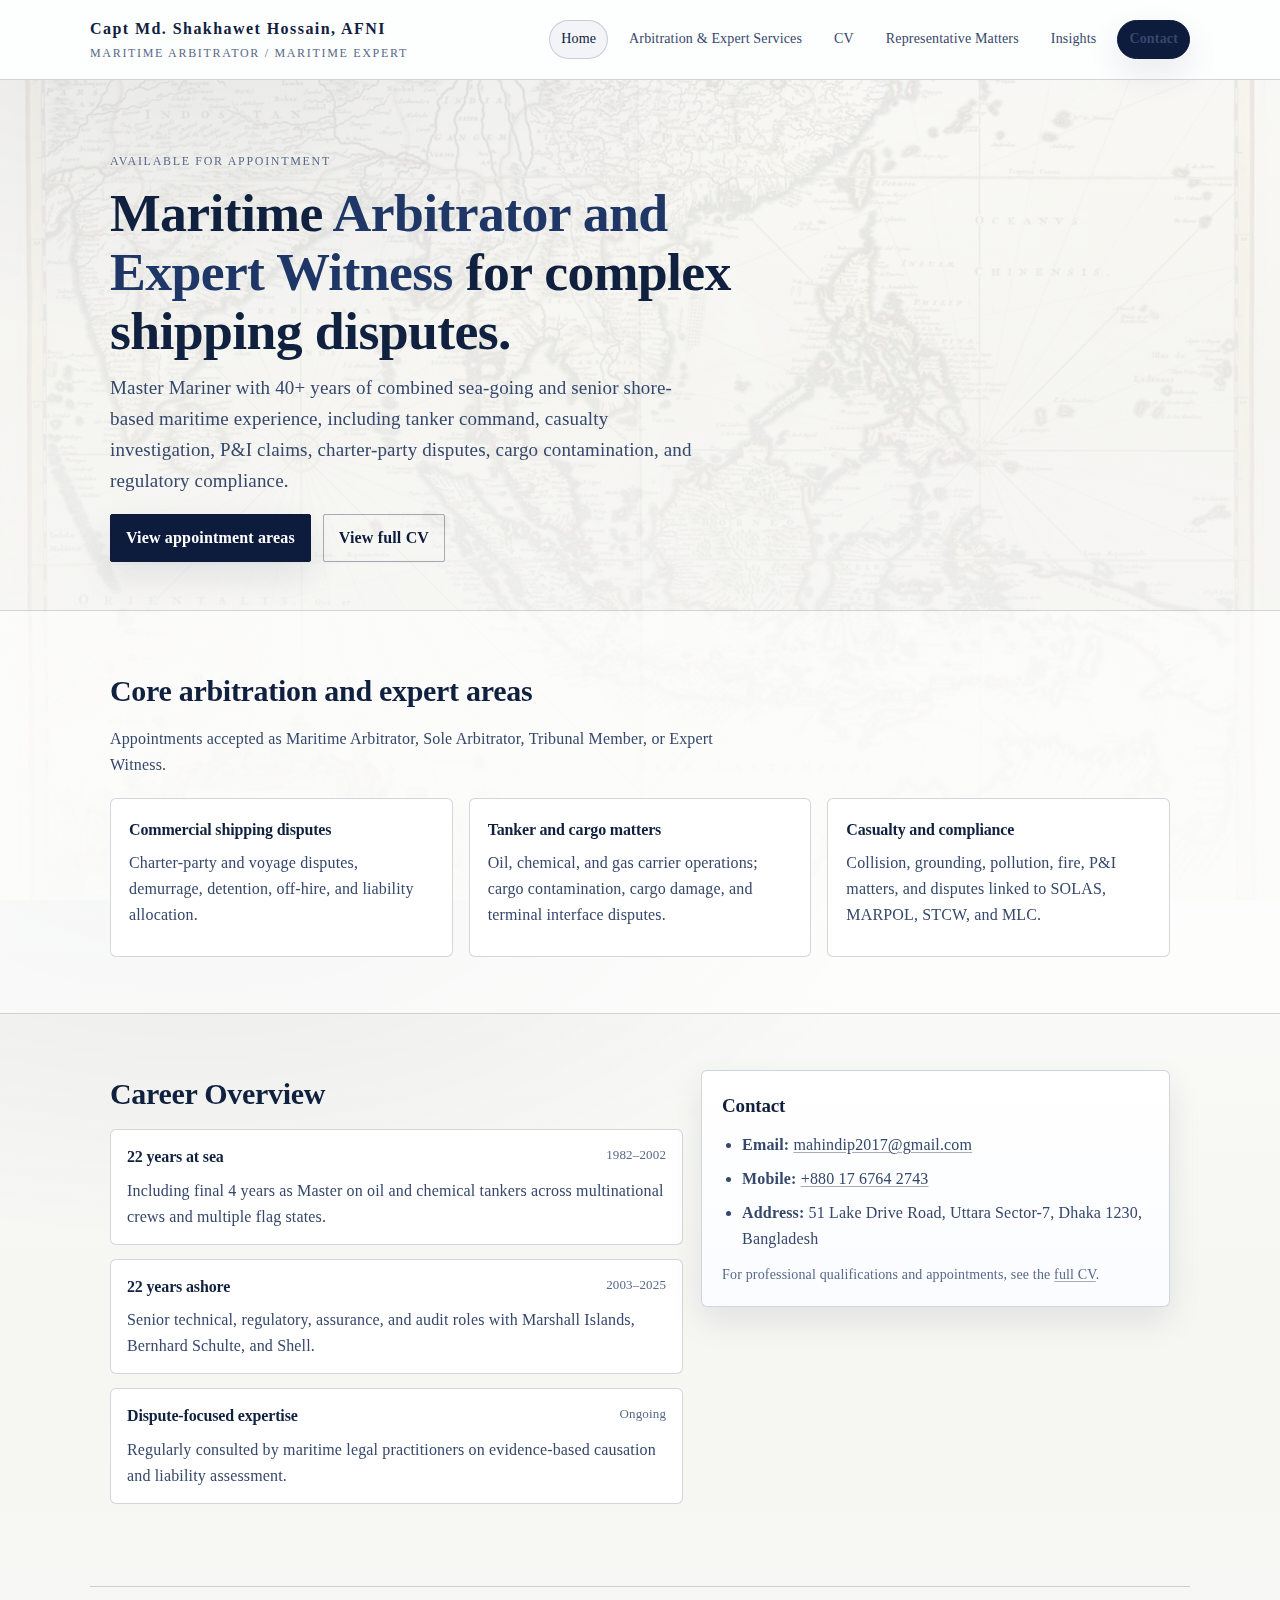
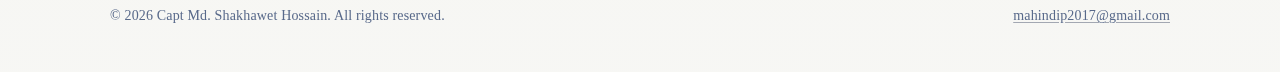
<file: index.html>
<!doctype html>
<html lang="en">
<head>
  <meta charset="utf-8" />
  <meta name="viewport" content="width=device-width, initial-scale=1" />
  <title>Capt Md. Shakhawet Hossain — Maritime Arbitrator & Expert Witness</title>
  <meta name="description" content="Maritime arbitrator and expert witness for charter-party disputes, tanker and chemical cargo matters, casualty investigations, and regulatory compliance." />
  <link rel="stylesheet" href="styles.css" />
</head>
<body class="home">
  <a class="skip-link" href="#content">Skip to content</a>
  <div class="bg-map" aria-hidden="true"></div>

  <header class="site-header">
    <div class="container header-inner">
      <a class="brand" href="index.html">
        <strong>Capt Md. Shakhawet Hossain, AFNI</strong>
        <span>Maritime Arbitrator / Maritime Expert</span>
      </a>
      <nav class="nav">
        <a aria-current="page" href="index.html">Home</a>
        <a href="services.html">Arbitration & Expert Services</a>
        <a href="cv.html">CV</a>
        <a href="work.html">Representative Matters</a>
        <a href="newsletter.html">Insights</a>
        <a class="button" href="mailto:mahindip2017@gmail.com">Contact</a>
      </nav>
    </div>
  </header>

  <main id="content">
    <section class="hero">
      <div class="container hero-inner">
        <div>
          <p class="eyebrow">Available for appointment</p>
          <h1>
            Maritime <span class="accent">Arbitrator and Expert Witness</span>
            for complex shipping disputes.
          </h1>
          <p class="lead">
            Master Mariner with 40+ years of combined sea-going and senior shore-based maritime experience, including tanker command,
            casualty investigation, P&amp;I claims, charter-party disputes, cargo contamination, and regulatory compliance.
          </p>
          <div class="hero-cta">
            <a class="button" href="services.html">View appointment areas</a>
            <a class="button ghost" href="cv.html">View full CV</a>
          </div>
          <p class="micro">
            
          </p>
        </div>
      </div>
    </section>

    <section class="section alt">
      <div class="container">
        <h2>Core arbitration and expert areas</h2>
        <p class="subhead">
          Appointments accepted as Maritime Arbitrator, Sole Arbitrator, Tribunal Member, or Expert Witness.
        </p>

        <div class="grid cols-3">
          <div class="card">
            <strong>Commercial shipping disputes</strong>
            <p>Charter-party and voyage disputes, demurrage, detention, off-hire, and liability allocation.</p>
          </div>
          <div class="card">
            <strong>Tanker and cargo matters</strong>
            <p>Oil, chemical, and gas carrier operations; cargo contamination, cargo damage, and terminal interface disputes.</p>
          </div>
          <div class="card">
            <strong>Casualty and compliance</strong>
            <p>Collision, grounding, pollution, fire, P&amp;I matters, and disputes linked to SOLAS, MARPOL, STCW, and MLC.</p>
          </div>
        </div>
      </div>
    </section>

    <section class="section">
      <div class="container two-col">
        <div>
          <h2>Career Overview</h2>
          <div class="timeline">
            <div class="item">
              <header><strong>22 years at sea</strong><span>1982–2002</span></header>
              <p>Including final 4 years as Master on oil and chemical tankers across multinational crews and multiple flag states.</p>
            </div>
            <div class="item">
              <header><strong>22 years ashore</strong><span>2003–2025</span></header>
              <p>Senior technical, regulatory, assurance, and audit roles with Marshall Islands, Bernhard Schulte, and Shell.</p>
            </div>
            <div class="item">
              <header><strong>Dispute-focused expertise</strong><span>Ongoing</span></header>
              <p>Regularly consulted by maritime legal practitioners on evidence-based causation and liability assessment.</p>
            </div>
          </div>
        </div>

        <aside class="panel">
          <h2>Contact</h2>
          <ul class="list">
            <li><strong>Email:</strong> <a class="inline-link" href="mailto:mahindip2017@gmail.com">mahindip2017@gmail.com</a></li>
            <li><strong>Mobile:</strong> <a class="inline-link" href="tel:+8801767642743">+880 17 6764 2743</a></li>
            <li><strong>Address:</strong> 51 Lake Drive Road, Uttara Sector-7, Dhaka 1230, Bangladesh</li>
          </ul>
          <p class="micro">For professional qualifications and appointments, see the <a href="cv.html" class="inline-link">full CV</a>.</p>
        </aside>
      </div>
    </section>
  </main>

  <footer class="site-footer">
    <div class="container footer-inner">
      <p class="micro">© <span id="year"></span> Capt Md. Shakhawet Hossain. All rights reserved.</p>
      <p class="micro">
        <a href="mailto:mahindip2017@gmail.com" class="inline-link">mahindip2017@gmail.com</a>
      </p>
    </div>
  </footer>

  <script>
    document.getElementById("year").textContent = new Date().getFullYear();
  </script>
</body>
</html>
</file>
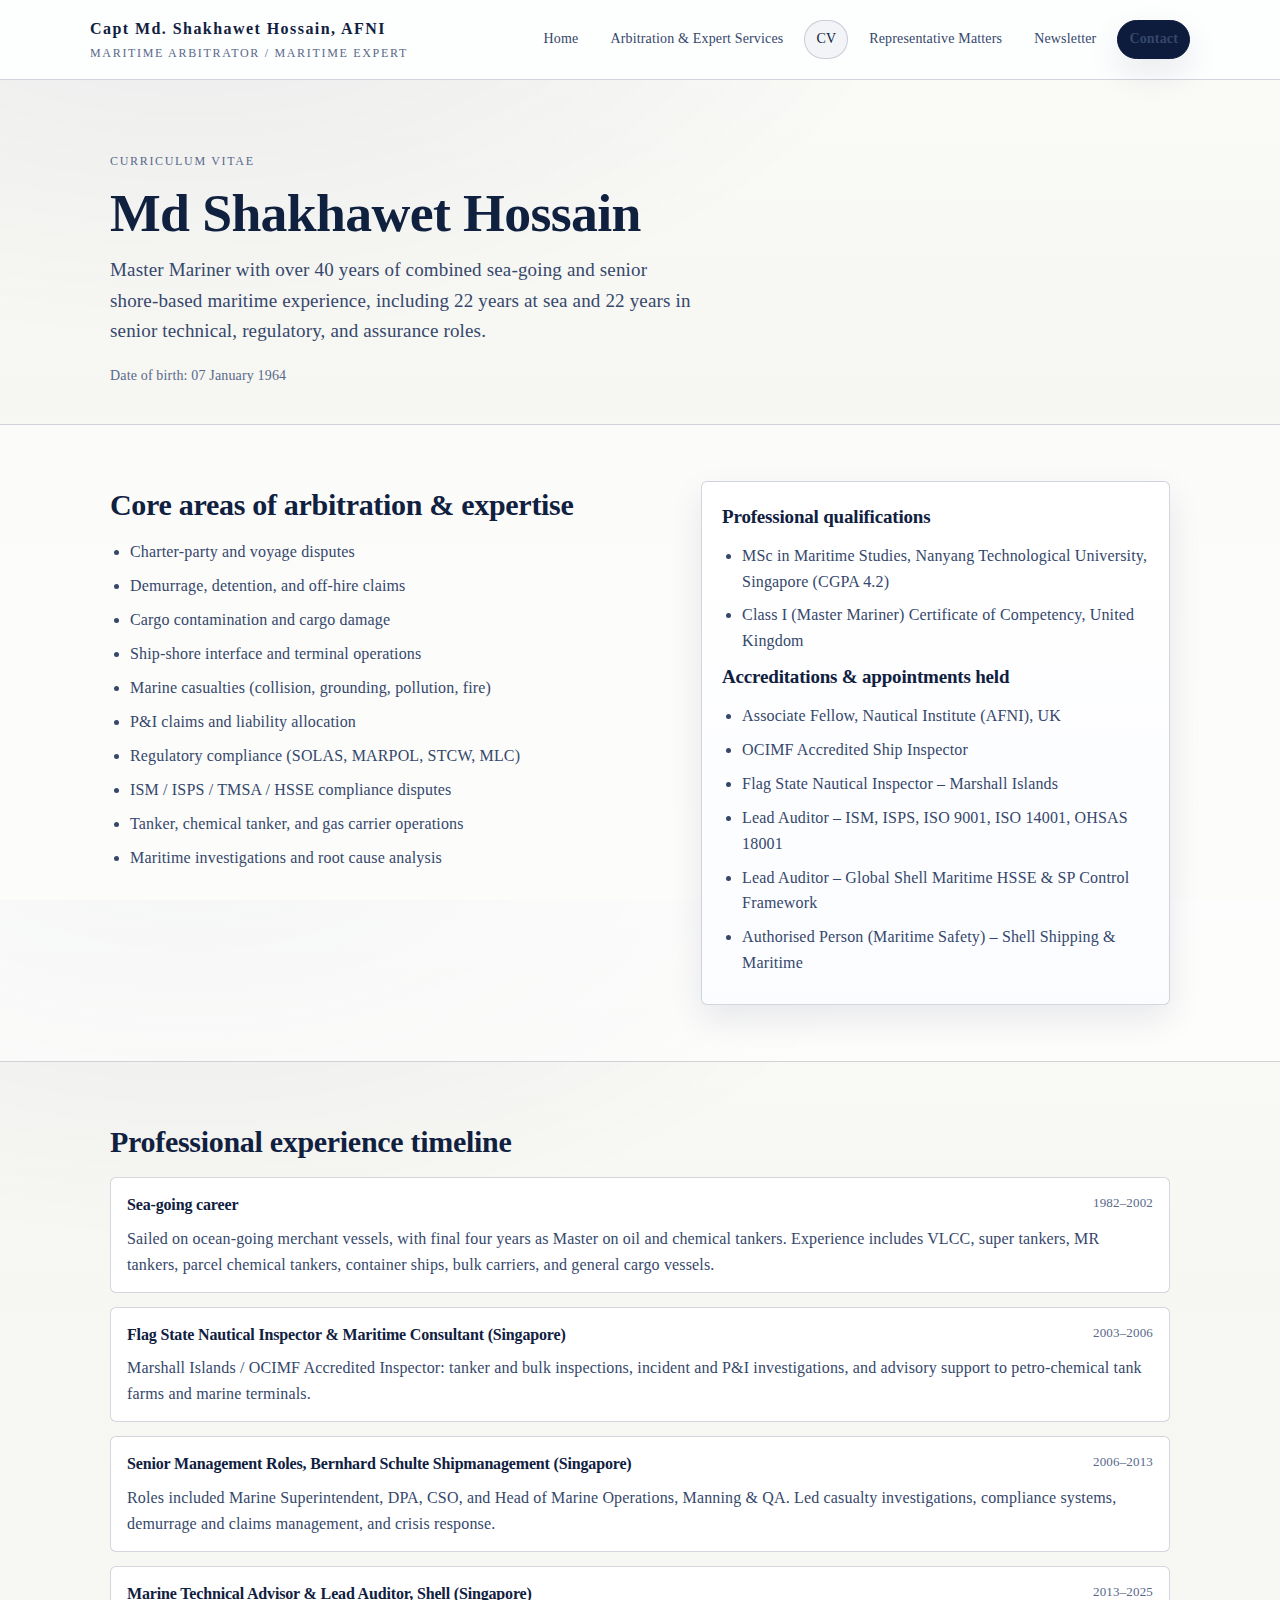
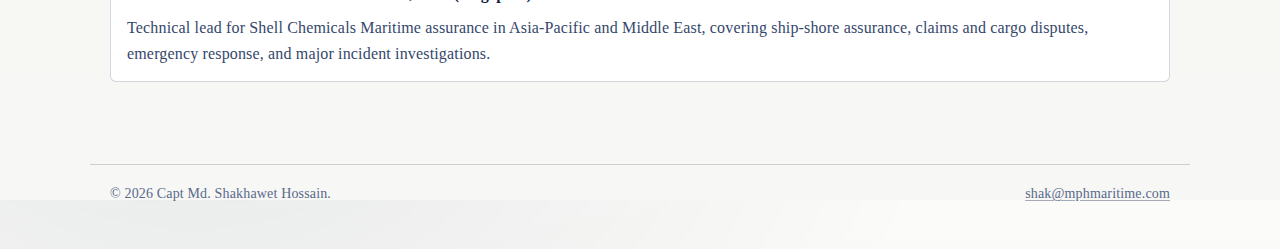
<file: cv.html>
<!doctype html>
<html lang="en">
<head>
  <meta charset="utf-8" />
  <meta name="viewport" content="width=device-width, initial-scale=1" />
  <title>CV — Capt Md. Shakhawet Hossain</title>
  <meta name="description" content="Curriculum vitae of Capt Md. Shakhawet Hossain, Maritime Arbitrator and Maritime Expert." />
  <link rel="stylesheet" href="styles.css" />
</head>
<body>
  <a class="skip-link" href="#content">Skip to content</a>

  <header class="site-header">
    <div class="container header-inner">
      <a class="brand" href="index.html">
        <strong>Capt Md. Shakhawet Hossain, AFNI</strong>
        <span>Maritime Arbitrator / Maritime Expert</span>
      </a>
      <nav class="nav">
        <a href="index.html">Home</a>
        <a href="services.html">Arbitration & Expert Services</a>
        <a aria-current="page" href="cv.html">CV</a>
        <a href="work.html">Representative Matters</a>
        <a href="newsletter.html">Newsletter</a>
        <a class="button" href="mailto:shak@mphmaritime.com">Contact</a>
      </nav>
    </div>
  </header>

  <main id="content">
    <section class="hero">
      <div class="container hero-inner">
        <div>
          <p class="eyebrow">Curriculum Vitae</p>
          <h1>Md Shakhawet Hossain</h1>
          <p class="lead">
            Master Mariner with over 40 years of combined sea-going and senior shore-based maritime experience,
            including 22 years at sea and 22 years in senior technical, regulatory, and assurance roles.
          </p>
          <p class="micro">Date of birth: 07 January 1964</p>
        </div>

        
      </div>
    </section>

    <section class="section alt">
      <div class="container two-col">
        <div>
          <h2>Core areas of arbitration & expertise</h2>
          <ul class="list">
            <li>Charter-party and voyage disputes</li>
            <li>Demurrage, detention, and off-hire claims</li>
            <li>Cargo contamination and cargo damage</li>
            <li>Ship-shore interface and terminal operations</li>
            <li>Marine casualties (collision, grounding, pollution, fire)</li>
            <li>P&amp;I claims and liability allocation</li>
            <li>Regulatory compliance (SOLAS, MARPOL, STCW, MLC)</li>
            <li>ISM / ISPS / TMSA / HSSE compliance disputes</li>
            <li>Tanker, chemical tanker, and gas carrier operations</li>
            <li>Maritime investigations and root cause analysis</li>
          </ul>
        </div>

        <aside class="panel">
          <h2>Professional qualifications</h2>
          <ul class="list">
            <li>MSc in Maritime Studies, Nanyang Technological University, Singapore (CGPA 4.2)</li>
            <li>Class I (Master Mariner) Certificate of Competency, United Kingdom</li>
          </ul>

          <h2 class="mt-md">Accreditations & appointments held</h2>
          <ul class="list">
            <li>Associate Fellow, Nautical Institute (AFNI), UK</li>
            <li>OCIMF Accredited Ship Inspector</li>
            <li>Flag State Nautical Inspector – Marshall Islands</li>
            <li>Lead Auditor – ISM, ISPS, ISO 9001, ISO 14001, OHSAS 18001</li>
            <li>Lead Auditor – Global Shell Maritime HSSE &amp; SP Control Framework</li>
            <li>Authorised Person (Maritime Safety) – Shell Shipping & Maritime </li>
          </ul>
        </aside>
      </div>
    </section>

    <section class="section">
      <div class="container">
        <h2>Professional experience timeline</h2>
        <div class="timeline">
          <div class="item">
            <header><strong>Sea-going career</strong><span>1982–2002</span></header>
            <p>Sailed on ocean-going merchant vessels, with final four years as Master on oil and chemical tankers. Experience includes VLCC, super tankers, MR tankers, parcel chemical tankers, container ships, bulk carriers, and general cargo vessels.</p>
          </div>
          <div class="item">
            <header><strong>Flag State Nautical Inspector & Maritime Consultant (Singapore)</strong><span>2003–2006</span></header>
            <p>Marshall Islands / OCIMF Accredited Inspector: tanker and bulk inspections, incident and P&amp;I investigations, and advisory support to petro-chemical tank farms and marine terminals.</p>
          </div>
          <div class="item">
            <header><strong>Senior Management Roles, Bernhard Schulte Shipmanagement (Singapore)</strong><span>2006–2013</span></header>
            <p>Roles included Marine Superintendent, DPA, CSO, and Head of Marine Operations, Manning &amp; QA. Led casualty investigations, compliance systems, demurrage and claims management, and crisis response.</p>
          </div>
          <div class="item">
            <header><strong>Marine Technical Advisor & Lead Auditor, Shell (Singapore)</strong><span>2013–2025</span></header>
            <p>Technical lead for Shell Chemicals Maritime assurance in Asia-Pacific and Middle East, covering ship-shore assurance, claims and cargo disputes, emergency response, and major incident investigations.</p>
          </div>
        </div>
        
      </div>
    </section>
  </main>

  <footer class="site-footer">
    <div class="container footer-inner">
      <p class="micro">© <span id="year"></span> Capt Md. Shakhawet Hossain.</p>
      <p class="micro"><a href="mailto:shak@mphmaritime.com" class="inline-link">shak@mphmaritime.com</a></p>
    </div>
  </footer>

  <script>
    document.getElementById("year").textContent = new Date().getFullYear();
  </script>
</body>
</html>
</file>
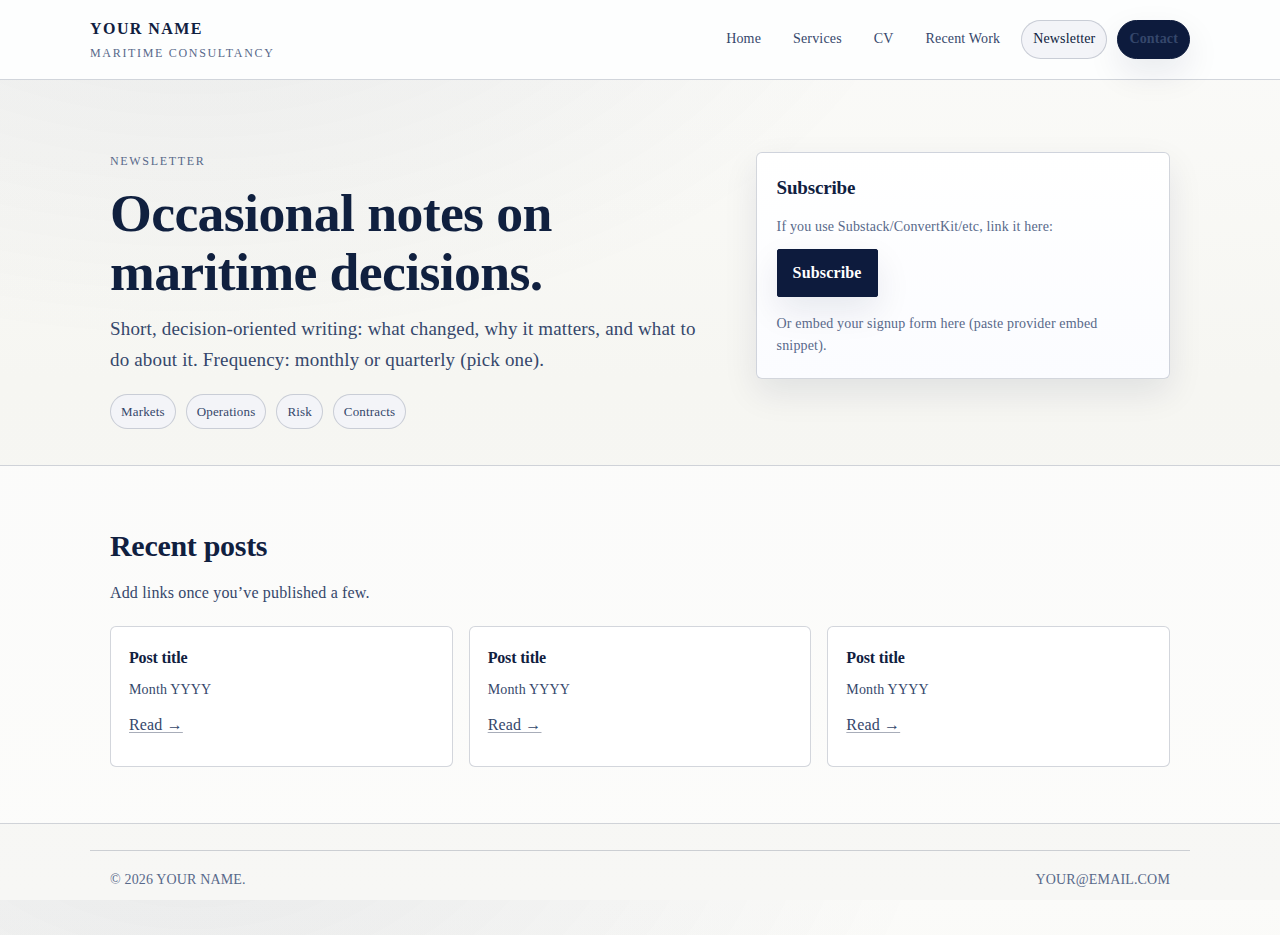
<file: newsletter.html>
<!doctype html>
<html lang="en">
<head>
  <meta charset="utf-8" />
  <meta name="viewport" content="width=device-width, initial-scale=1" />
  <title>Newsletter — YOUR NAME</title>
  <meta name="description" content="Occasional notes on maritime markets, risk, and operations." />
  <link rel="stylesheet" href="styles.css" />
</head>
<body>
  <a class="skip-link" href="#content">Skip to content</a>

  <header class="site-header">
    <div class="container header-inner">
      <a class="brand" href="index.html">
        <strong>YOUR NAME</strong>
        <span>Maritime consultancy</span>
      </a>
      <nav class="nav">
        <a href="index.html">Home</a>
        <a href="services.html">Services</a>
        <a href="cv.html">CV</a>
        <a href="work.html">Recent Work</a>
        <a aria-current="page" href="newsletter.html">Newsletter</a>
        <a class="button" href="mailto:YOUR@EMAIL.COM">Contact</a>
      </nav>
    </div>
  </header>

  <main id="content">
    <section class="hero">
      <div class="container hero-inner">
        <div>
          <p class="eyebrow">Newsletter</p>
          <h1>Occasional notes on maritime decisions.</h1>
          <p class="lead">
            Short, decision-oriented writing: what changed, why it matters, and what to do about it.
            Frequency: monthly or quarterly (pick one).
          </p>
          <div class="kicker">
            <span class="pill">Markets</span>
            <span class="pill">Operations</span>
            <span class="pill">Risk</span>
            <span class="pill">Contracts</span>
          </div>
        </div>

        <aside class="panel">
          <h2>Subscribe</h2>

          <!-- OPTION A: link out (simplest) -->
          <p class="micro">If you use Substack/ConvertKit/etc, link it here:</p>
          <p style="margin-top:10px;">
            <a class="button" href="YOUR_NEWSLETTER_URL">Subscribe</a>
          </p>

          <!-- OPTION B: embed (replace with your provider's embed code) -->
          <p class="micro" style="margin-top:14px;">
            Or embed your signup form here (paste provider embed snippet).
          </p>
        </aside>
      </div>
    </section>

    <section class="section alt">
      <div class="container">
        <h2>Recent posts</h2>
        <p class="subhead">Add links once you’ve published a few.</p>

        <div class="grid cols-3">
          <div class="card">
            <strong>Post title</strong>
            <p class="micro">Month YYYY</p>
            <p><a class="inline" href="POST_URL">Read →</a></p>
          </div>
          <div class="card">
            <strong>Post title</strong>
            <p class="micro">Month YYYY</p>
            <p><a class="inline" href="POST_URL">Read →</a></p>
          </div>
          <div class="card">
            <strong>Post title</strong>
            <p class="micro">Month YYYY</p>
            <p><a class="inline" href="POST_URL">Read →</a></p>
          </div>
        </div>
      </div>
    </section>
  </main>

  <footer class="site-footer">
    <div class="container footer-inner">
      <p class="micro">© <span id="year"></span> YOUR NAME.</p>
      <p class="micro"><a href="mailto:YOUR@EMAIL.COM" style="text-decoration:underline; text-decoration-color: rgba(255,255,255,0.18);">YOUR@EMAIL.COM</a></p>
    </div>
  </footer>

  <script>
    document.getElementById("year").textContent = new Date().getFullYear();
  </script>
</body>
</html>
</file>
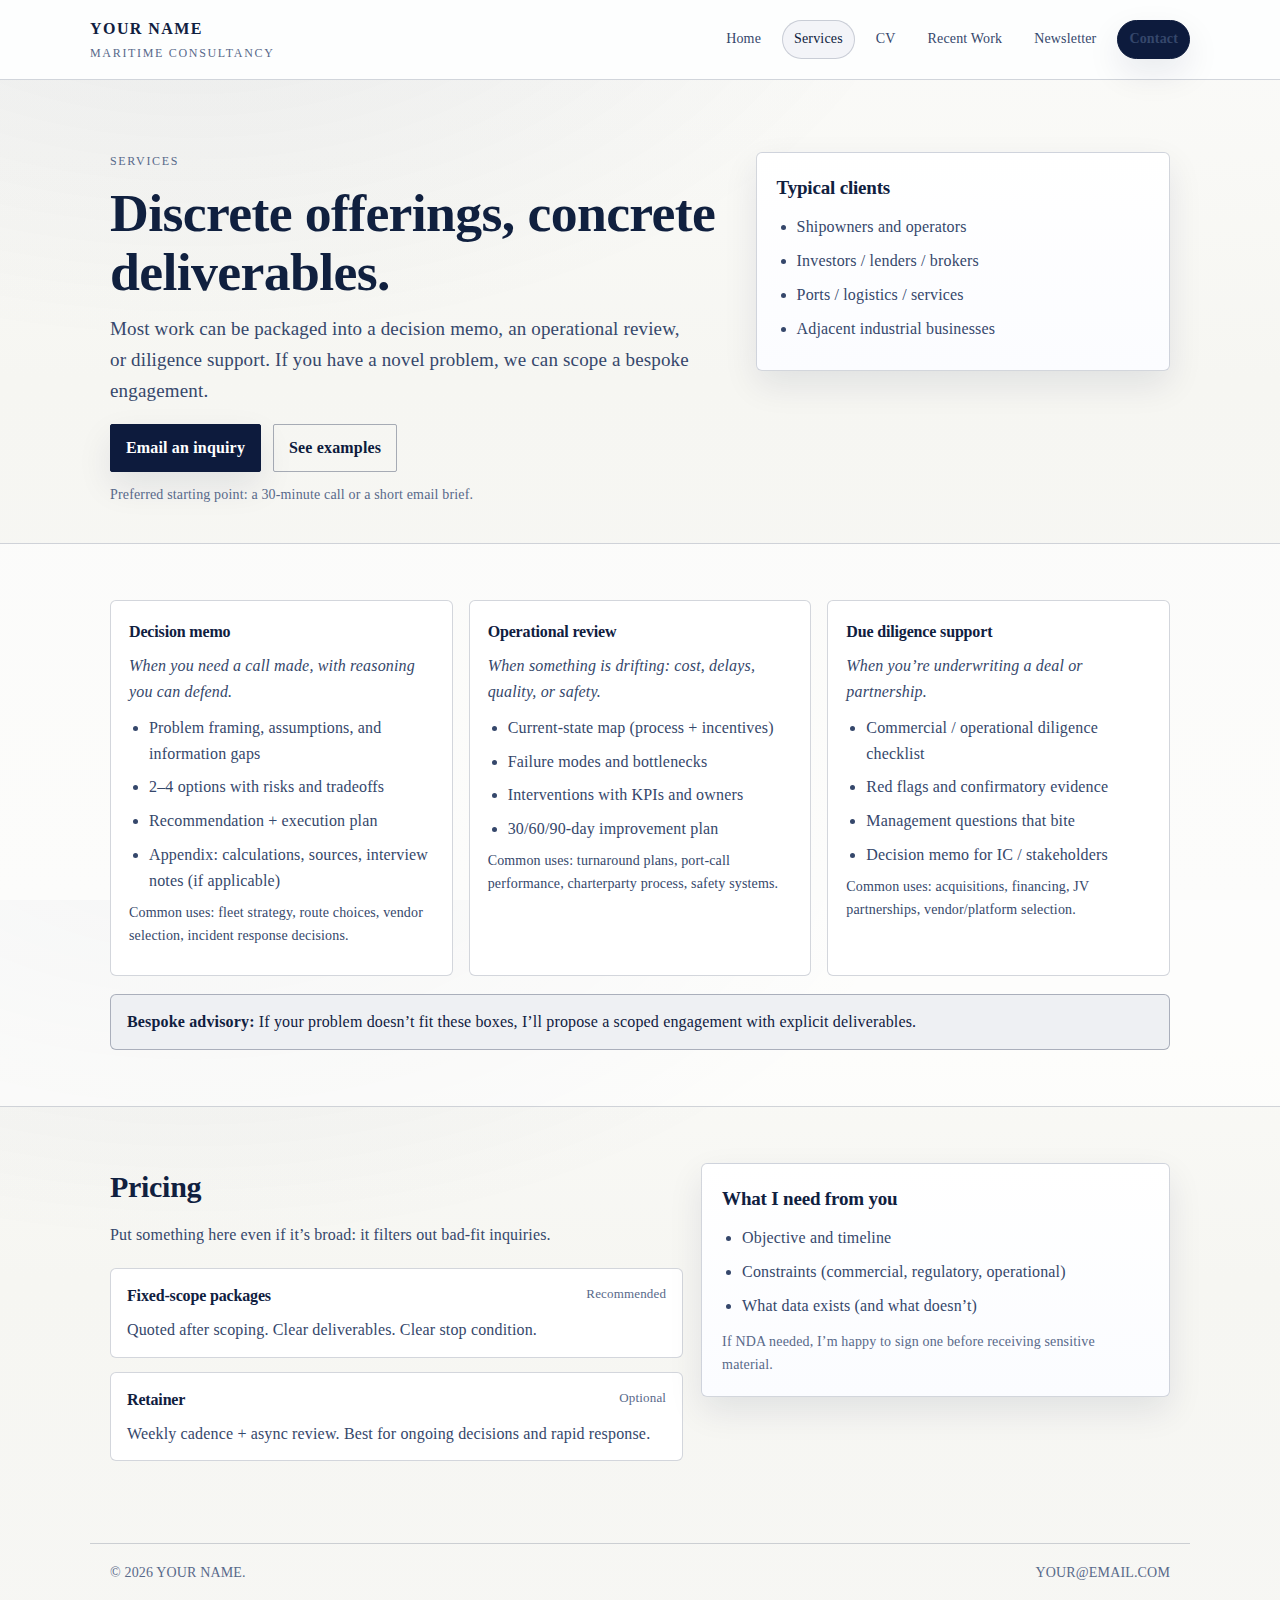
<file: services.html>
<!doctype html>
<html lang="en">
<head>
  <meta charset="utf-8" />
  <meta name="viewport" content="width=device-width, initial-scale=1" />
  <title>Services — YOUR NAME</title>
  <meta name="description" content="Maritime consultancy services: decision memos, operational reviews, due diligence, and bespoke advisory." />
  <link rel="stylesheet" href="styles.css" />
</head>
<body>
  <a class="skip-link" href="#content">Skip to content</a>

  <header class="site-header">
    <div class="container header-inner">
      <a class="brand" href="index.html">
        <strong>YOUR NAME</strong>
        <span>Maritime consultancy</span>
      </a>
      <nav class="nav">
        <a href="index.html">Home</a>
        <a aria-current="page" href="services.html">Services</a>
        <a href="cv.html">CV</a>
        <a href="work.html">Recent Work</a>
        <a href="newsletter.html">Newsletter</a>
        <a class="button" href="mailto:YOUR@EMAIL.COM">Contact</a>
      </nav>
    </div>
  </header>

  <main id="content">
    <section class="hero">
      <div class="container hero-inner">
        <div>
          <p class="eyebrow">Services</p>
          <h1>Discrete offerings, concrete deliverables.</h1>
          <p class="lead">
            Most work can be packaged into a decision memo, an operational review, or diligence support.
            If you have a novel problem, we can scope a bespoke engagement.
          </p>
          <div class="hero-cta">
            <a class="button" href="mailto:YOUR@EMAIL.COM?subject=Inquiry%20—%20Maritime%20consulting">Email an inquiry</a>
            <a class="button ghost" href="work.html">See examples</a>
          </div>
          <p class="micro">Preferred starting point: a 30-minute call or a short email brief.</p>
        </div>

        <aside class="panel">
          <h2>Typical clients</h2>
          <ul class="list">
            <li>Shipowners and operators</li>
            <li>Investors / lenders / brokers</li>
            <li>Ports / logistics / services</li>
            <li>Adjacent industrial businesses</li>
          </ul>
        </aside>
      </div>
    </section>

    <section class="section alt">
      <div class="container">
        <div class="grid cols-3">
          <div class="card" id="decision-memo">
            <strong>Decision memo</strong>
            <p><em>When you need a call made, with reasoning you can defend.</em></p>
            <ul class="list">
              <li>Problem framing, assumptions, and information gaps</li>
              <li>2–4 options with risks and tradeoffs</li>
              <li>Recommendation + execution plan</li>
              <li>Appendix: calculations, sources, interview notes (if applicable)</li>
            </ul>
            <p class="micro">Common uses: fleet strategy, route choices, vendor selection, incident response decisions.</p>
          </div>

          <div class="card" id="ops-review">
            <strong>Operational review</strong>
            <p><em>When something is drifting: cost, delays, quality, or safety.</em></p>
            <ul class="list">
              <li>Current-state map (process + incentives)</li>
              <li>Failure modes and bottlenecks</li>
              <li>Interventions with KPIs and owners</li>
              <li>30/60/90-day improvement plan</li>
            </ul>
            <p class="micro">Common uses: turnaround plans, port-call performance, charterparty process, safety systems.</p>
          </div>

          <div class="card" id="diligence">
            <strong>Due diligence support</strong>
            <p><em>When you’re underwriting a deal or partnership.</em></p>
            <ul class="list">
              <li>Commercial / operational diligence checklist</li>
              <li>Red flags and confirmatory evidence</li>
              <li>Management questions that bite</li>
              <li>Decision memo for IC / stakeholders</li>
            </ul>
            <p class="micro">Common uses: acquisitions, financing, JV partnerships, vendor/platform selection.</p>
          </div>
        </div>

        <div class="callout">
          <p>
            <strong>Bespoke advisory:</strong> If your problem doesn’t fit these boxes, I’ll propose a scoped engagement with explicit deliverables.
          </p>
        </div>
      </div>
    </section>

    <section class="section">
      <div class="container two-col">
        <div>
          <h2>Pricing</h2>
          <p class="subhead">
            Put something here even if it’s broad: it filters out bad-fit inquiries.
          </p>
          <div class="timeline">
            <div class="item">
              <header><strong>Fixed-scope packages</strong><span>Recommended</span></header>
              <p>Quoted after scoping. Clear deliverables. Clear stop condition.</p>
            </div>
            <div class="item">
              <header><strong>Retainer</strong><span>Optional</span></header>
              <p>Weekly cadence + async review. Best for ongoing decisions and rapid response.</p>
            </div>
          </div>
        </div>

        <aside class="panel">
          <h2>What I need from you</h2>
          <ul class="list">
            <li>Objective and timeline</li>
            <li>Constraints (commercial, regulatory, operational)</li>
            <li>What data exists (and what doesn’t)</li>
          </ul>
          <p class="micro">If NDA needed, I’m happy to sign one before receiving sensitive material.</p>
        </aside>
      </div>
    </section>
  </main>

  <footer class="site-footer">
    <div class="container footer-inner">
      <p class="micro">© <span id="year"></span> YOUR NAME.</p>
      <p class="micro"><a href="mailto:YOUR@EMAIL.COM" style="text-decoration:underline; text-decoration-color: rgba(255,255,255,0.18);">YOUR@EMAIL.COM</a></p>
    </div>
  </footer>

  <script>
    document.getElementById("year").textContent = new Date().getFullYear();
  </script>
</body>
</html>
</file>
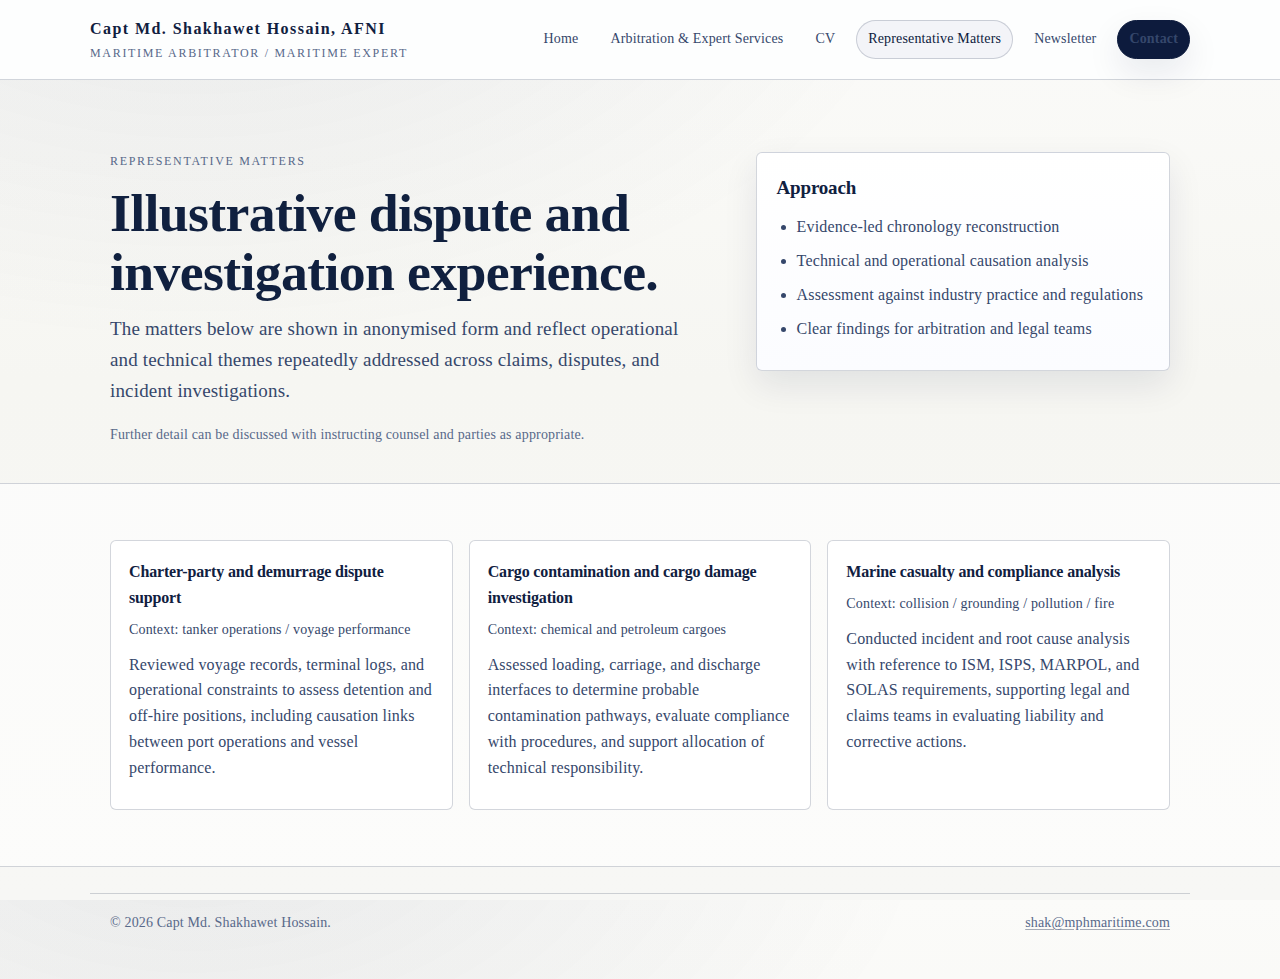
<file: work.html>
<!doctype html>
<html lang="en">
<head>
  <meta charset="utf-8" />
  <meta name="viewport" content="width=device-width, initial-scale=1" />
  <title>Representative Matters — Capt Md. Shakhawet Hossain</title>
  <meta name="description" content="Representative maritime disputes and technical matters supported in arbitration and claims contexts." />
  <link rel="stylesheet" href="styles.css" />
</head>
<body>
  <a class="skip-link" href="#content">Skip to content</a>

  <header class="site-header">
    <div class="container header-inner">
      <a class="brand" href="index.html">
        <strong>Capt Md. Shakhawet Hossain, AFNI</strong>
        <span>Maritime Arbitrator / Maritime Expert</span>
      </a>
      <nav class="nav">
        <a href="index.html">Home</a>
        <a href="services.html">Arbitration & Expert Services</a>
        <a href="cv.html">CV</a>
        <a aria-current="page" href="work.html">Representative Matters</a>
        <a href="newsletter.html">Newsletter</a>
        <a class="button" href="mailto:shak@mphmaritime.com">Contact</a>
      </nav>
    </div>
  </header>

  <main id="content">
    <section class="hero">
      <div class="container hero-inner">
        <div>
          <p class="eyebrow">Representative matters</p>
          <h1>Illustrative dispute and investigation experience.</h1>
          <p class="lead">
            The matters below are shown in anonymised form and reflect operational and technical themes repeatedly addressed across claims, disputes, and incident investigations.
          </p>
          <p class="micro">Further detail can be discussed with instructing counsel and parties as appropriate.</p>
        </div>

        <aside class="panel">
          <h2>Approach</h2>
          <ul class="list">
            <li>Evidence-led chronology reconstruction</li>
            <li>Technical and operational causation analysis</li>
            <li>Assessment against industry practice and regulations</li>
            <li>Clear findings for arbitration and legal teams</li>
          </ul>
        </aside>
      </div>
    </section>

    <section class="section alt">
      <div class="container">
        <div class="grid cols-3">
          <div class="card">
            <strong>Charter-party and demurrage dispute support</strong>
            <p class="micro">Context: tanker operations / voyage performance</p>
            <p>
              Reviewed voyage records, terminal logs, and operational constraints to assess detention and off-hire positions,
              including causation links between port operations and vessel performance.
            </p>
          </div>

          <div class="card">
            <strong>Cargo contamination and cargo damage investigation</strong>
            <p class="micro">Context: chemical and petroleum cargoes</p>
            <p>
              Assessed loading, carriage, and discharge interfaces to determine probable contamination pathways,
              evaluate compliance with procedures, and support allocation of technical responsibility.
            </p>
          </div>

          <div class="card">
            <strong>Marine casualty and compliance analysis</strong>
            <p class="micro">Context: collision / grounding / pollution / fire</p>
            <p>
              Conducted incident and root cause analysis with reference to ISM, ISPS, MARPOL, and SOLAS requirements,
              supporting legal and claims teams in evaluating liability and corrective actions.
            </p>
          </div>
        </div>

      
      </div>
    </section>
  </main>

  <footer class="site-footer">
    <div class="container footer-inner">
      <p class="micro">© <span id="year"></span> Capt Md. Shakhawet Hossain.</p>
      <p class="micro"><a href="mailto:shak@mphmaritime.com" class="inline-link">shak@mphmaritime.com</a></p>
    </div>
  </footer>

  <script>
    document.getElementById("year").textContent = new Date().getFullYear();
  </script>
</body>
</html>
</file>
<file: styles.css>
:root{
  --bg: #f8f8f5;
  --paper: #ffffff;
  --paper-soft: #f3f4f8;
  --line: rgba(13, 27, 61, 0.18);
  --line-strong: rgba(13, 27, 61, 0.34);
  --text: #10203f;
  --muted: #35476b;
  --faint: #58698a;
  --accent: #0d1b3d;
  --accent-2: #1f3766;

  --max: 1100px;
  --r: 6px;
  --shadow: 0 14px 35px rgba(13, 27, 61, 0.09);
}

*{ box-sizing: border-box; }
html, body { height: 100%; }
body{
  margin: 0;
  font-family: "Iowan Old Style", "Palatino Linotype", "Book Antiqua", Palatino, "Times New Roman", serif;
  color: var(--text);
  background:
    radial-gradient(1200px 700px at 15% -10%, rgba(13, 27, 61, 0.08), transparent 62%),
    linear-gradient(180deg, #fbfbf9, #f6f6f2 42%, #f7f7f5);
  line-height: 1.62;
  letter-spacing: 0.01em;
}

a{ color: inherit; text-decoration: none; }
a:hover{ opacity: 0.9; }
.container{ max-width: var(--max); margin: 0 auto; padding: 0 20px; }

.skip-link{
  position: absolute;
  left: -9999px;
  top: 10px;
  background: var(--accent);
  color: #fff;
  padding: 10px 12px;
  border-radius: 999px;
  font-weight: 600;
}
.skip-link:focus{ left: 16px; z-index: 999; }

.site-header{
  position: sticky; top: 0; z-index: 50;
  backdrop-filter: blur(9px);
  background: color-mix(in oklab, #ffffff 88%, #f2f4fa 12%);
  border-bottom: 1px solid var(--line);
}
.header-inner{
  display: flex; align-items: center; justify-content: space-between;
  padding: 16px 0;
  gap: 16px;
}
.brand{
  display: flex; flex-direction: column; gap: 2px;
}
.brand strong{
  letter-spacing: 0.09em;
  font-weight: 600;
}
.brand span{ font-size: 12px; color: var(--faint); letter-spacing: 0.14em; text-transform: uppercase; }

.nav{
  display: flex; gap: 10px; align-items: center; flex-wrap: wrap;
}
.nav a{
  font-size: 14px;
  color: var(--muted);
  padding: 7px 11px;
  border-radius: 999px;
}
.nav a[aria-current="page"]{
  color: var(--accent);
  background: var(--paper-soft);
  border: 1px solid var(--line);
}
.button{
  display: inline-flex; align-items: center; justify-content: center;
  padding: 10px 15px;
  border-radius: 2px;
  border: 1px solid var(--accent);
  background: var(--accent);
  color: #ffffff;
  font-weight: 600;
  box-shadow: var(--shadow);
}
.button.ghost{
  background: transparent;
  color: var(--accent);
  border: 1px solid var(--line-strong);
  box-shadow: none;
}

.hero{ padding: 72px 0 36px; }
.hero-inner{
  display: grid;
  grid-template-columns: 1.35fr 0.9fr;
  gap: 24px;
  align-items: start;
}
.eyebrow{
  margin: 0 0 12px;
  color: var(--faint);
  text-transform: uppercase;
  letter-spacing: 0.14em;
  font-size: 12px;
}
h1{
  margin: 0 0 12px;
  font-size: clamp(34px, 4.2vw, 56px);
  line-height: 1.1;
  letter-spacing: -0.012em;
  font-weight: 600;
}
.lead{
  margin: 0 0 18px;
  color: var(--muted);
  font-size: 19px;
  max-width: 62ch;
}
.accent{ color: var(--accent-2); }
.hero-cta{
  display: flex; gap: 12px; flex-wrap: wrap;
  margin: 8px 0 10px;
}
.micro{ color: var(--faint); font-size: 14px; margin: 12px 0 0; }

.panel{
  background: linear-gradient(180deg, #ffffff, #fbfcff);
  border: 1px solid var(--line);
  border-radius: var(--r);
  padding: 20px;
  box-shadow: var(--shadow);
}
.panel h2{ margin: 0 0 10px; font-size: 19px; letter-spacing: -0.01em; }
.list{ margin: 10px 0 0; padding-left: 20px; color: var(--muted); }
.list li{ margin: 8px 0; }

.section{ padding: 56px 0; }
.section.alt{
  background: rgba(255,255,255,0.58);
  border-top: 1px solid var(--line);
  border-bottom: 1px solid var(--line);
}
h2{ margin: 0 0 10px; font-size: 30px; letter-spacing: -0.01em; font-weight: 600; }
.subhead{ margin: 0 0 20px; color: var(--muted); max-width: 80ch; }

.grid{ display: grid; gap: 16px; }
.grid.cols-3{ grid-template-columns: repeat(3, minmax(0, 1fr)); }
.card{
  background: var(--paper);
  border: 1px solid var(--line);
  border-radius: var(--r);
  padding: 18px;
}
.card strong{ display: block; margin-bottom: 8px; letter-spacing: -0.01em; }
.card p{ margin: 0 0 10px; color: var(--muted); }
.card a.inline,
.inline-link{
  text-decoration: underline;
  text-decoration-color: color-mix(in oklab, var(--accent) 36%, transparent);
  text-underline-offset: 2px;
}

.callout{
  margin-top: 18px;
  background: color-mix(in oklab, var(--accent) 6%, white);
  border: 1px solid color-mix(in oklab, var(--accent) 30%, transparent);
  border-radius: var(--r);
  padding: 14px 16px;
}
.callout p{ margin: 0; color: var(--text); }

.kicker{ display: flex; gap: 10px; flex-wrap: wrap; margin-top: 14px; }
.pill{
  border: 1px solid var(--line);
  background: var(--paper-soft);
  padding: 6px 10px;
  border-radius: 999px;
  color: var(--muted);
  font-size: 13px;
}

.two-col{ display: grid; grid-template-columns: 1.1fr 0.9fr; gap: 18px; align-items: start; }
.timeline{ display: grid; gap: 14px; }
.item{
  border: 1px solid var(--line);
  background: var(--paper);
  border-radius: var(--r);
  padding: 14px 16px;
}
.item header{
  display: flex;
  justify-content: space-between;
  gap: 12px;
  flex-wrap: wrap;
  margin-bottom: 6px;
}
.item header strong{ letter-spacing: -0.01em; }
.item header span{ color: var(--faint); font-size: 13px; }
.item p{ margin: 8px 0 0; color: var(--muted); }

.site-footer{ padding: 26px 0 44px; }
.footer-inner{
  display: flex;
  justify-content: space-between;
  gap: 12px;
  align-items: center;
  flex-wrap: wrap;
  border-top: 1px solid var(--line);
  padding-top: 18px;
}
.footer-inner .micro{ margin: 0; }

.mt-sm{ margin-top: 10px; }
.mt-md{ margin-top: 14px; }

@media (max-width: 920px){
  .hero-inner{ grid-template-columns: 1fr; }
  .grid.cols-3{ grid-template-columns: 1fr; }
  .two-col{ grid-template-columns: 1fr; }
  .nav a{ padding: 8px 8px; }
}

.home .map-panel{
  background: transparent;
  position: relative;
  overflow: hidden;
}

.home .map-panel::before{
  content:"";
  position:absolute;
  inset:-12px;
  background: url("assets/map-bg.webp") center/cover no-repeat;
  opacity: 0.84;
  transform: scale(1.05);
  filter: saturate(0.58) contrast(1.05);
}

.home .map-panel::after{
  content:"";
  position:absolute;
  inset:0;
  background:
    linear-gradient(180deg, rgba(247,249,255,0.28), rgba(13,27,61,0.70)),
    radial-gradient(900px 500px at 20% 10%, rgba(255,255,255,0.5), transparent 58%);
}

.home .map-panel > *{ position: relative; z-index: 1; }
.home .map-panel .list{ color: rgba(255,255,255,0.90); }
.home .map-panel .map-link{
  text-decoration: underline;
  text-decoration-color: rgba(255,255,255,0.55);
}

.home .bg-map{
  position: fixed;
  inset: 0;
  z-index: 0;
  pointer-events: none;
  background-image: url("assets/map-hero.jpg");
  background-image: image-set(
    url("assets/map-hero.webp") type("image/webp"),
    url("assets/map-hero.jpg") type("image/jpeg")
  );
  background-size: cover;
  background-position: center;
  background-repeat: no-repeat;
  opacity: 0.16;
  filter: saturate(0.54) contrast(1.03);
}

.home .bg-map::after{
  content:"";
  position: absolute;
  inset: 0;
  background:
    radial-gradient(900px 520px at 15% 10%, rgba(13,27,61,0.12), transparent 55%),
    linear-gradient(180deg, rgba(250,251,255,0.20), rgba(245,246,251,0.86));
}

.home main,
.home .site-footer{ position: relative; z-index: 1; }
</file>
